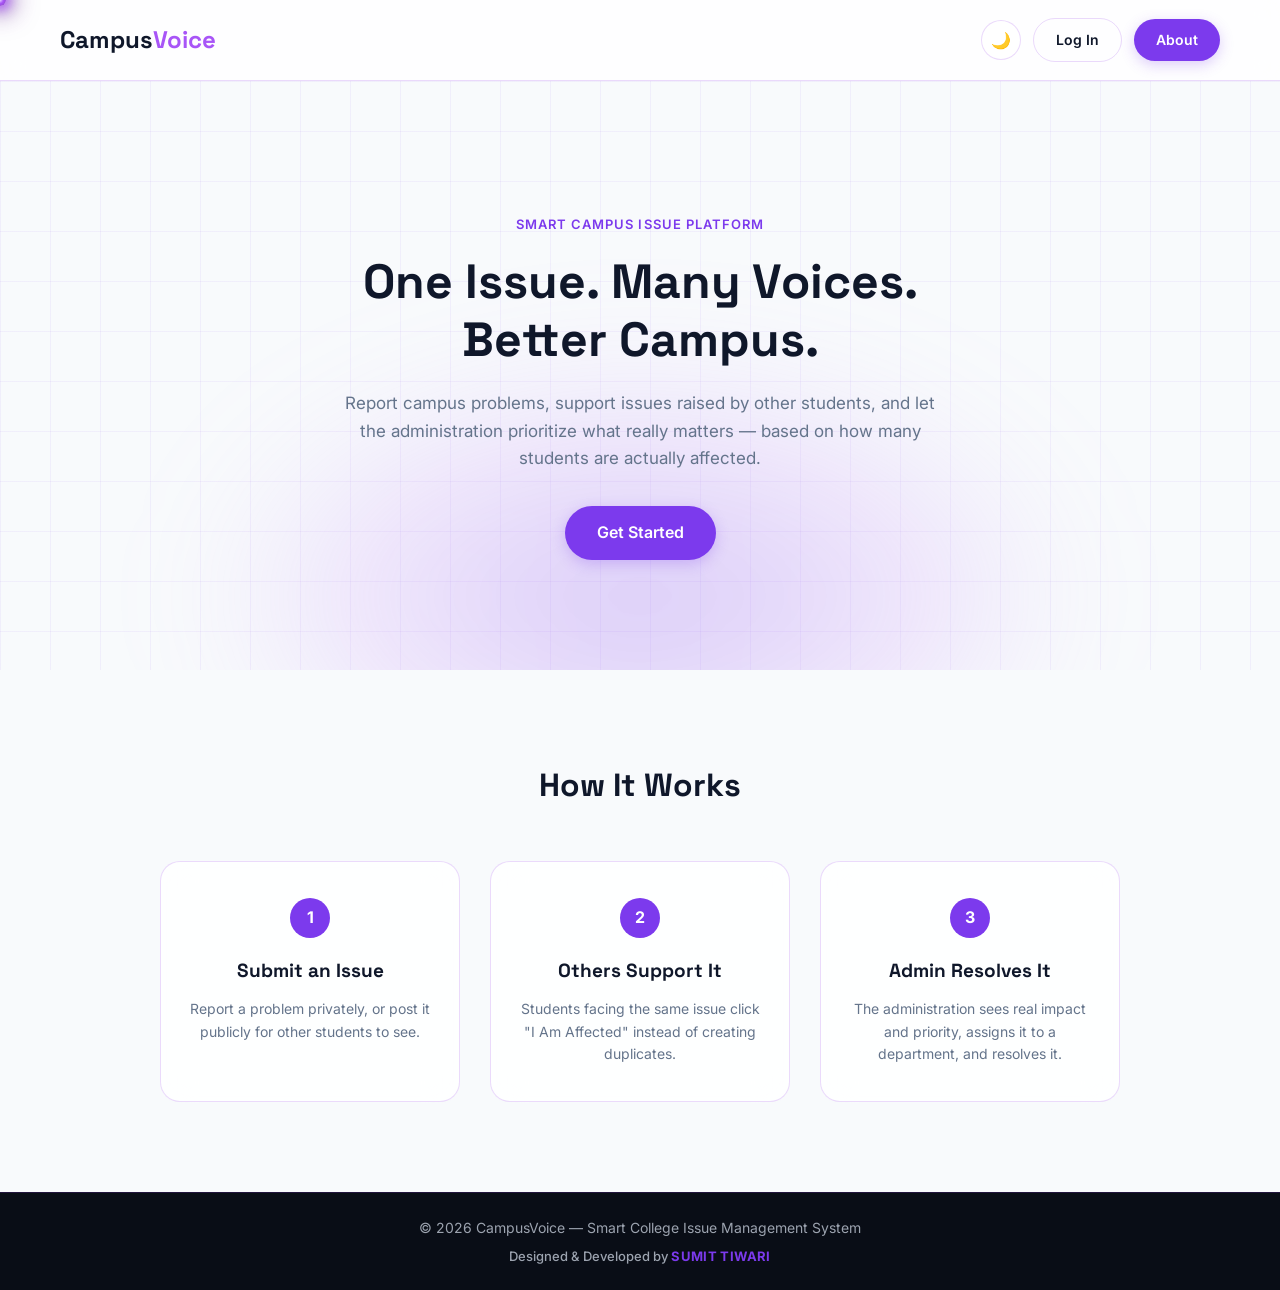
<file: index.html>
<!DOCTYPE html>
<html lang="en">
<head>
    <meta charset="UTF-8">
    <meta name="viewport" content="width=device-width, initial-scale=1.0"> 
    <title>CampusVoice - Smart Campus Issue Platform</title>
    <script>
        if (localStorage.getItem('theme') === 'dark') {
            document.documentElement.classList.add('dark-mode');
        }
    </script>
    <link rel="stylesheet" href="css/style.css">
    <link href="https://fonts.googleapis.com/css2?family=Inter:wght@400;500;600;700&family=Space+Grotesk:wght@700&display=swap" rel="stylesheet">
</head>
<body>

    <!-- ===== NAVBAR ===== -->
    <header class="navbar">
        <a href="index.html" class="logo" style="text-decoration: none;">Campus<span>Voice</span></a>
        
        <div class="nav-buttons">
            <button class="icon-btn" id="themeToggle" aria-label="Toggle theme">🌙</button>
            <a href="login.html" class="btn btn-ghost">Log In</a>
            <a href="#how-it-works" class="btn btn-pill">About</a>
        </div>
    </header>

    <!-- ===== HERO SECTION ===== -->
    <section class="hero">
        <div class="hero-glow"></div>
        <span class="eyebrow">Smart Campus Issue Platform</span>
        <h1>One Issue. Many Voices.<br>Better Campus.</h1>
        <p class="hero-sub">Report campus problems, support issues raised by other students, and let the administration prioritize what really matters — based on how many students are actually affected.</p>
        <div class="hero-buttons">
            <a href="register.html" class="btn btn-pill btn-large">Get Started</a>
            
        </div>
    </section>

    <!-- ===== HOW IT WORKS ===== -->
    <section class="how-it-works" id="how-it-works">
        <h2>How It Works</h2>
        <div class="steps">
            <div class="step-card">
                <div class="step-number">1</div>
                <h3>Submit an Issue</h3>
                <p>Report a problem privately, or post it publicly for other students to see.</p>
            </div>
            <div class="step-card">
                <div class="step-number">2</div>
                <h3>Others Support It</h3>
                <p>Students facing the same issue click "I Am Affected" instead of creating duplicates.</p>
            </div>
            <div class="step-card">
                <div class="step-number">3</div>
                <h3>Admin Resolves It</h3>
                <p>The administration sees real impact and priority, assigns it to a department, and resolves it.</p>
            </div>
        </div>
    </section>

    <!-- ===== FOOTER ===== -->
    <footer>
        <p>&copy; 2026 CampusVoice — Smart College Issue Management System</p>
        <p class="credit-tag">Designed & Developed by <span class="credit-name">SUMIT TIWARI</span></p>
    </footer>

    <script src="js/main.js"></script>
</body>
</html>
</file>
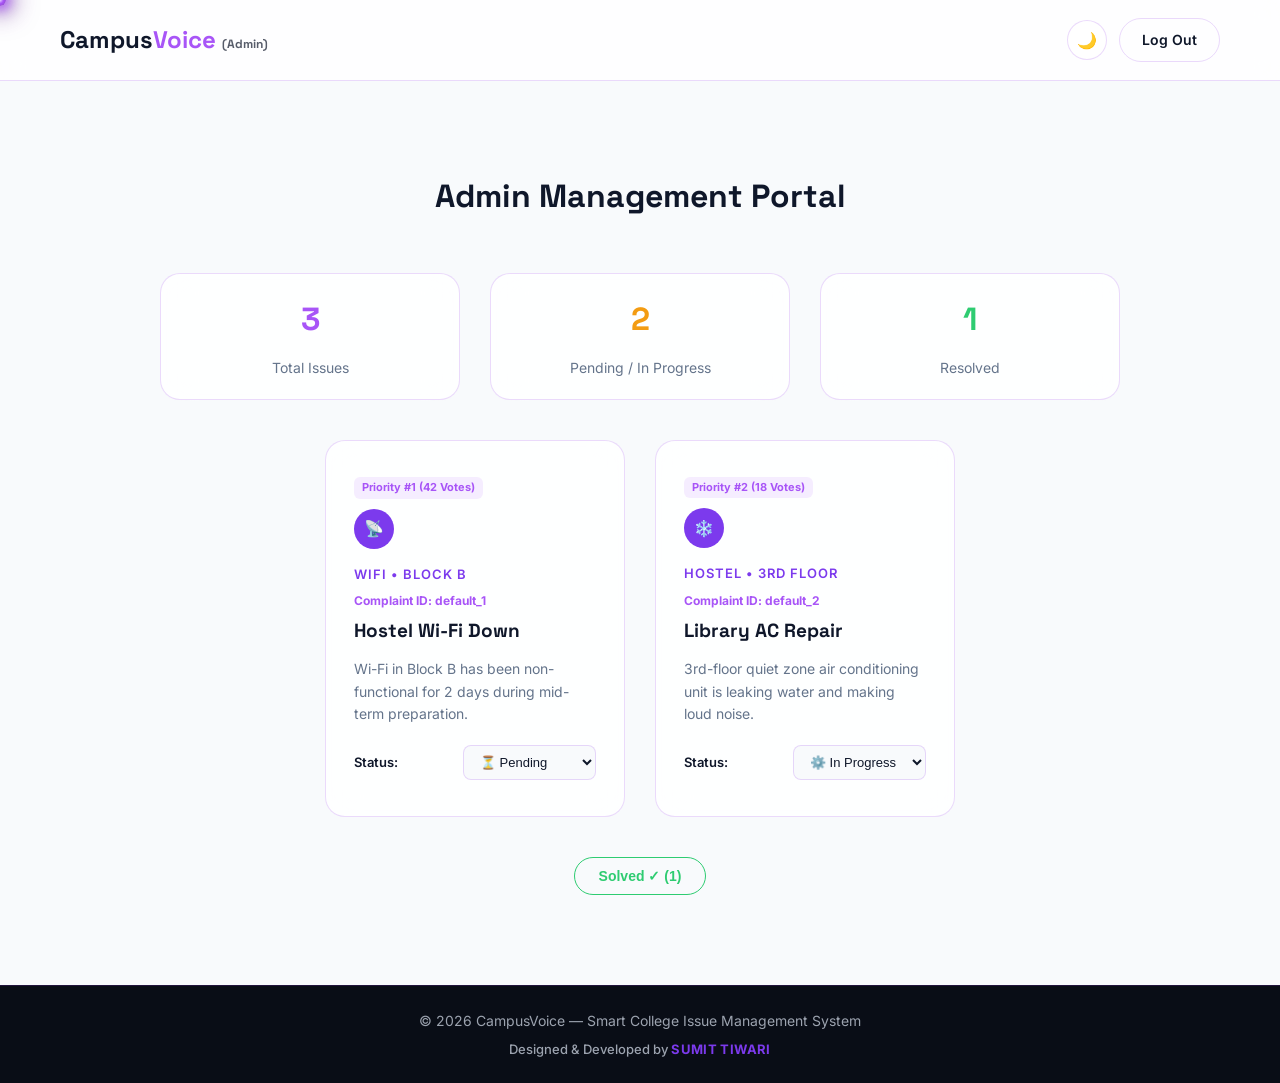
<file: admin-dashboard.html>
<!DOCTYPE html>
<html lang="en">
<head>
    <meta charset="UTF-8">
    <meta name="viewport" content="width=device-width, initial-scale=1.0">
    <title>Admin Dashboard - CampusVoice</title>
    <script>
        if (localStorage.getItem('theme') === 'dark') {
            document.documentElement.classList.add('dark-mode');
        }
    </script>
    <link rel="stylesheet" href="css/style.css">
    <link href="https://fonts.googleapis.com/css2?family=Inter:wght@400;500;600;700&family=Space+Grotesk:wght@700&display=swap" rel="stylesheet">
</head>
<body>

    <!-- ===== NAVBAR ===== -->
    <header class="navbar">
        <a href="index.html" class="logo">Campus<span>Voice</span> <small style="font-size: 12px; opacity: 0.7;">(Admin)</small></a>
        
        <div class="nav-buttons">
            <button class="icon-btn" id="themeToggle" aria-label="Toggle theme">🌙</button>
            <a href="login.html" class="btn btn-ghost">Log Out</a>
        </div>
    </header>

    <!-- ===== ADMIN DASHBOARD SECTION ===== -->
    <section class="how-it-works">
        <h2>Admin Management Portal</h2>

        <!-- Stats Overview -->
        <div class="steps" style="grid-template-columns: repeat(auto-fit, minmax(200px, 1fr)); margin-bottom: 40px;">
            <div class="step-card" style="text-align: center; padding: 20px;">
                <h3 style="font-size: 32px; color: #a855f7;" id="totalIssuesCount">0</h3>
                <p style="margin: 0;">Total Issues</p>
            </div>
            <div class="step-card" style="text-align: center; padding: 20px;">
                <h3 style="font-size: 32px; color: #f39c12;" id="pendingIssuesCount">0</h3>
                <p style="margin: 0;">Pending / In Progress</p>
            </div>
            <div class="step-card" style="text-align: center; padding: 20px;">
                <h3 style="font-size: 32px; color: #2ecc71;" id="resolvedIssuesCount">0</h3>
                <p style="margin: 0;">Resolved</p>
            </div>
        </div>
        
        <!-- Active Issues Container -->
        <div class="steps" id="adminIssuesContainer"></div>

        <!-- SOLVED SECTION WRAPPER (Prevents JS from duplicating containers) -->
        <div id="adminSolvedWrapper" style="margin-top: 40px; text-align: center; width: 100%;"></div>
    </section>

    <!-- ===== FOOTER ===== -->
    <footer>
        <p>&copy; 2026 CampusVoice — Smart College Issue Management System</p>
        <p class="credit-tag">Designed & Developed by <span class="credit-name">SUMIT TIWARI</span></p>
    </footer>

    <script src="js/main.js"></script>
</body>
</html>
</file>
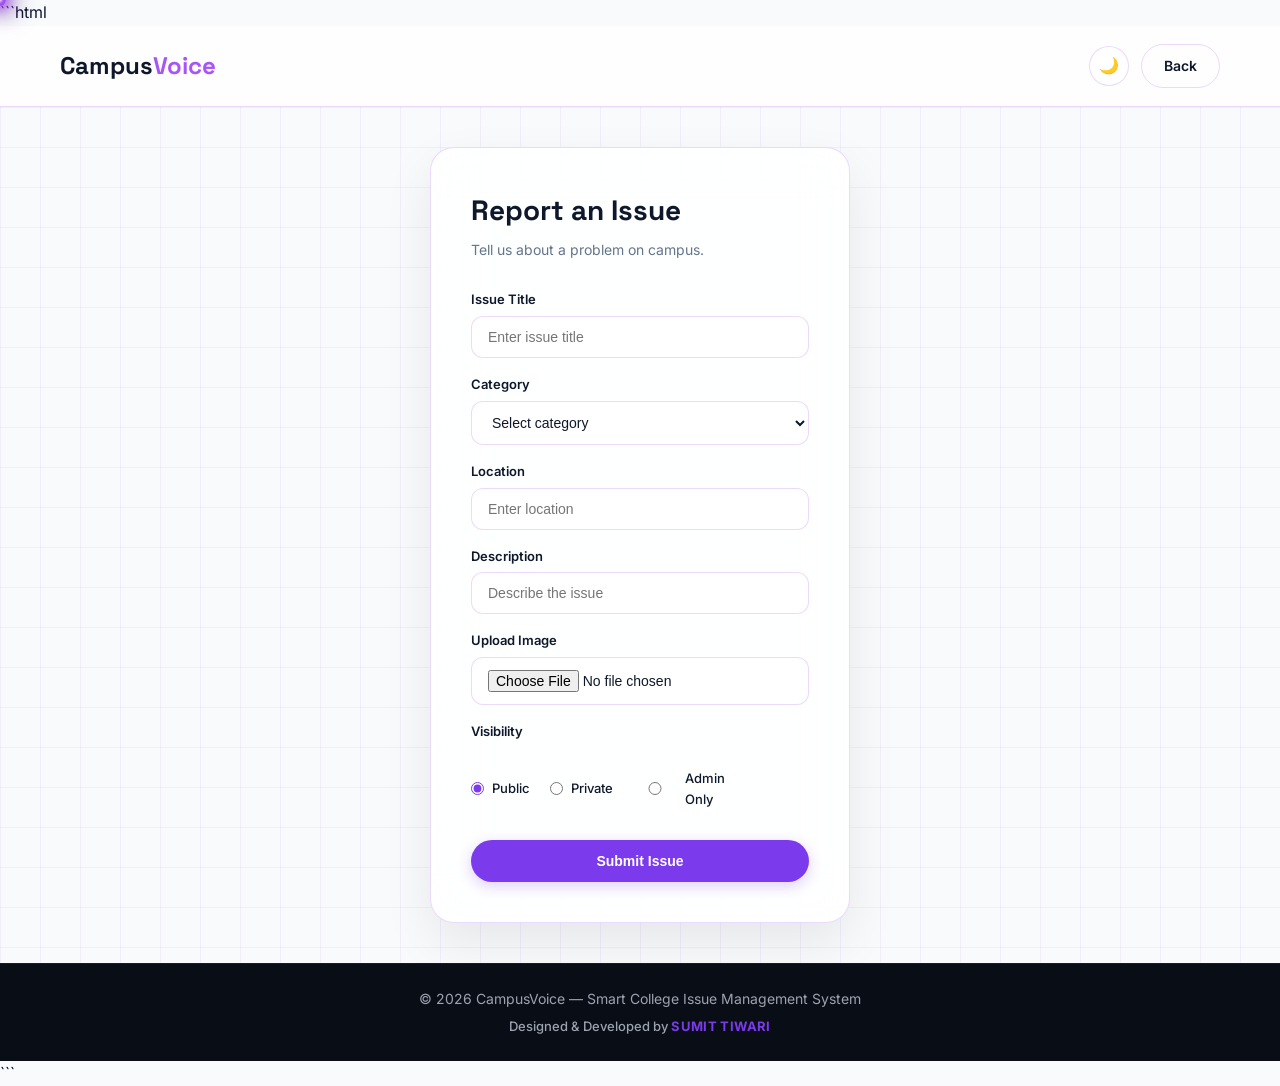
<file: create-issue.html>
```html
<!DOCTYPE html>
<html lang="en">
<head>
    <meta charset="UTF-8">
    <meta name="viewport" content="width=device-width, initial-scale=1.0"> 
    <title>Report Issue - CampusVoice</title>

    <script>
        if (localStorage.getItem('theme') === 'dark') {
            document.documentElement.classList.add('dark-mode');
        }
    </script>

    <link rel="stylesheet" href="css/style.css">
    <link href="https://fonts.googleapis.com/css2?family=Inter:wght@400;500;600;700&family=Space+Grotesk:wght@700&display=swap" rel="stylesheet">
</head>

<body>

    <!-- ===== NAVBAR ===== -->
    <header class="navbar">
        <a href="index.html" class="logo" style="text-decoration: none;">
            Campus<span>Voice</span>
        </a>

        <div class="nav-buttons">
            <button class="icon-btn" id="themeToggle" aria-label="Toggle theme">🌙</button>
            <a href="dashboard.html" class="btn btn-ghost">Back</a>
        </div>
    </header>

    <!-- ===== REPORT ISSUE SECTION ===== -->
    <main class="auth-section">

        <div class="auth-card">

            <h1>Report an Issue</h1>
            <p class="auth-sub">
                Tell us about a problem on campus.
            </p>

            <form id="createIssueForm">

                <label for="issueTitle">Issue Title</label>
                <input
                    type="text"
                    id="issueTitle"
                    placeholder="Enter issue title"
                    required
                >

                <label for="category">Category</label>
                <select id="category" required>
                    <option value="">Select category</option>
                    <option value="wifi">Wi-Fi</option>
                    <option value="hostel">Hostel</option>
                    <option value="mess">Mess</option>
                    <option value="academics">Academics</option>
                    <option value="other">Other</option>
                </select>

                <label for="location">Location</label>
                <input
                    type="text"
                    id="location"
                    placeholder="Enter location"
                    required
                >

                <label for="description">Description</label>
                <input
                    type="text"
                    id="description"
                    placeholder="Describe the issue"
                    required
                >

                <label for="issueImage">Upload Image</label>
                <input
                    type="file"
                    id="issueImage"
                    accept="image/*"
                >

                <label>Visibility</label>

                <div class="visibility-options">
                    <label>
                        <input
                            type="radio"
                            name="visibility"
                            value="public"
                            checked
                        >
                        Public
                    </label>

                    <label>
                        <input
                            type="radio"
                            name="visibility"
                            value="private"
                        >
                        Private
                    </label>

                    <label>
                        <input
                            type="radio"
                            name="visibility"
                            value="admin"
                        >
                        Admin Only
                    </label>
                </div>

                <button
                    type="submit"
                    class="btn btn-pill btn-full"
                >
                    Submit Issue
                </button>

            </form>

        </div>

    </main>

    <!-- ===== FOOTER ===== -->
    <footer>
        <p>&copy; 2026 CampusVoice — Smart College Issue Management System</p>
        <p class="credit-tag">
            Designed & Developed by
            <span class="credit-name">SUMIT TIWARI</span>
        </p>
    </footer>

    <script src="js/main.js"></script>

</body>
</html>
```
</file>
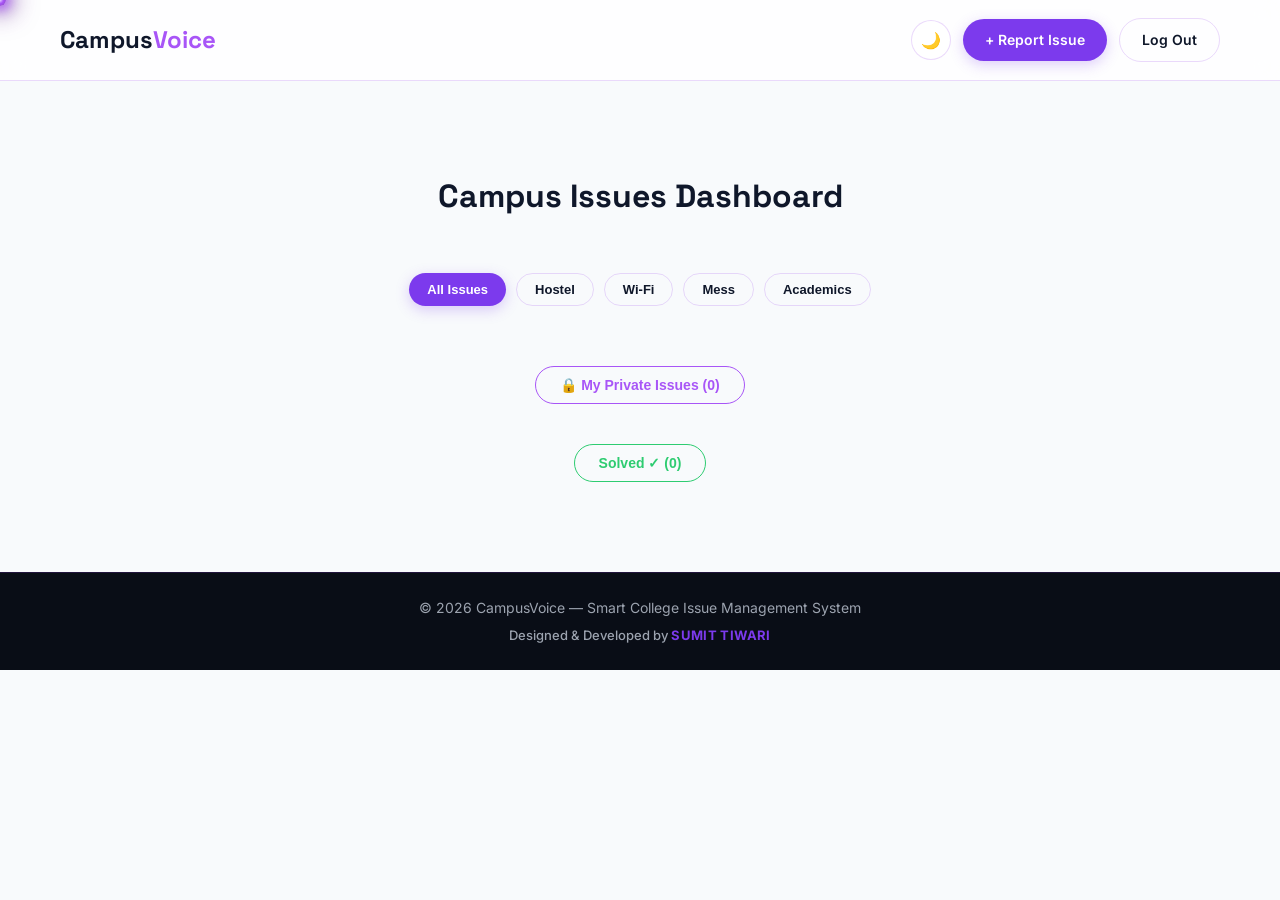
<file: dashboard.html>
<!DOCTYPE html>
<html lang="en">
<head>
    <meta charset="UTF-8">
    <meta name="viewport" content="width=device-width, initial-scale=1.0">   
    <title>Student Dashboard - CampusVoice</title>
    <!-- Dark Mode Initial Check -->
    <script>
        if (localStorage.getItem('theme') === 'dark') {
            document.documentElement.classList.add('dark-mode');
        }
    </script>
    <link rel="stylesheet" href="css/style.css">
    <link href="https://fonts.googleapis.com/css2?family=Inter:wght@400;500;600;700&family=Space+Grotesk:wght@700&display=swap" rel="stylesheet">
</head>
<body>

    <!-- ===== NAVBAR ===== -->
    <header class="navbar">
        <a href="index.html" class="logo" style="text-decoration: none;">Campus<span>Voice</span></a>
        
        <div class="nav-buttons">
            <button class="icon-btn" id="themeToggle" aria-label="Toggle theme">🌙</button>
            <a href="create-issue.html" class="btn btn-pill">+ Report Issue</a>
            <a href="login.html" class="btn btn-ghost">Log Out</a>
        </div>
    </header>

    <!-- ===== DASHBOARD SECTION ===== -->
    <section class="how-it-works">
        <h2>Campus Issues Dashboard</h2>
        
        <!-- Filter Tabs -->
        <div id="filterContainer" style="display: flex; justify-content: center; gap: 10px; margin-bottom: 35px; flex-wrap: wrap;">
            <button class="btn btn-pill" data-category="all" style="padding: 8px 18px; font-size: 13px;">All Issues</button>
            <button class="btn btn-ghost" data-category="hostel" style="padding: 8px 18px; font-size: 13px;">Hostel</button>
            <button class="btn btn-ghost" data-category="wifi" style="padding: 8px 18px; font-size: 13px;">Wi-Fi</button>
            <button class="btn btn-ghost" data-category="mess" style="padding: 8px 18px; font-size: 13px;">Mess</button>
            <button class="btn btn-ghost" data-category="academics" style="padding: 8px 18px; font-size: 13px;">Academics</button>
        </div>

        <!-- Issue Cards -->
        <div class="steps">
            <div class="step-card" data-category="wifi" style="text-align: left;">
                <div class="step-number" style="margin: 0 0 16px 0;">📡</div>
                <span class="eyebrow" style="margin-bottom: 6px;">Wi-Fi &bull; Block B</span>
                <h3>Hostel Wi-Fi Down</h3>
                <p>Wi-Fi in Block B has been non-functional for 2 days during mid-term preparation.</p>
                <div style="margin-top: 20px;">
                    <button class="btn btn-pill" style="width: 100%;">I Am Affected (42)</button>
                </div>
            </div>

            <div class="step-card" data-category="hostel" style="text-align: left;">
                <div class="step-number" style="margin: 0 0 16px 0;">❄️</div>
                <span class="eyebrow" style="margin-bottom: 6px;">Hostel &bull; 3rd Floor</span>
                <h3>Library AC Repair</h3>
                <p>3rd-floor quiet zone air conditioning unit is leaking water and making loud noise.</p>
                <div style="margin-top: 20px;">
                    <button class="btn btn-pill" style="width: 100%;">I Am Affected (18)</button>
                </div>
            </div>

            <div class="step-card" data-category="mess" style="text-align: left;">
                <div class="step-number" style="margin: 0 0 16px 0;">🍲</div>
                <span class="eyebrow" style="margin-bottom: 6px;">Mess &bull; Central Dining</span>
                <h3>Mess Quality Issue</h3>
                <p>Food served during evening dinner was undercooked and cold for multiple students.</p>
                <div style="margin-top: 20px;">
                    <button class="btn btn-pill" style="width: 100%;">I Am Affected (65)</button>
                </div>
            </div>
        </div>
    </section>

    <!-- ===== FOOTER ===== -->
    <footer>
        <p>&copy; 2026 CampusVoice — Smart College Issue Management System</p>
        <p class="credit-tag">Designed & Developed by <span class="credit-name">SUMIT TIWARI</span></p>
    </footer>

    <script src="js/main.js"></script>
</body>
</html>
</file>
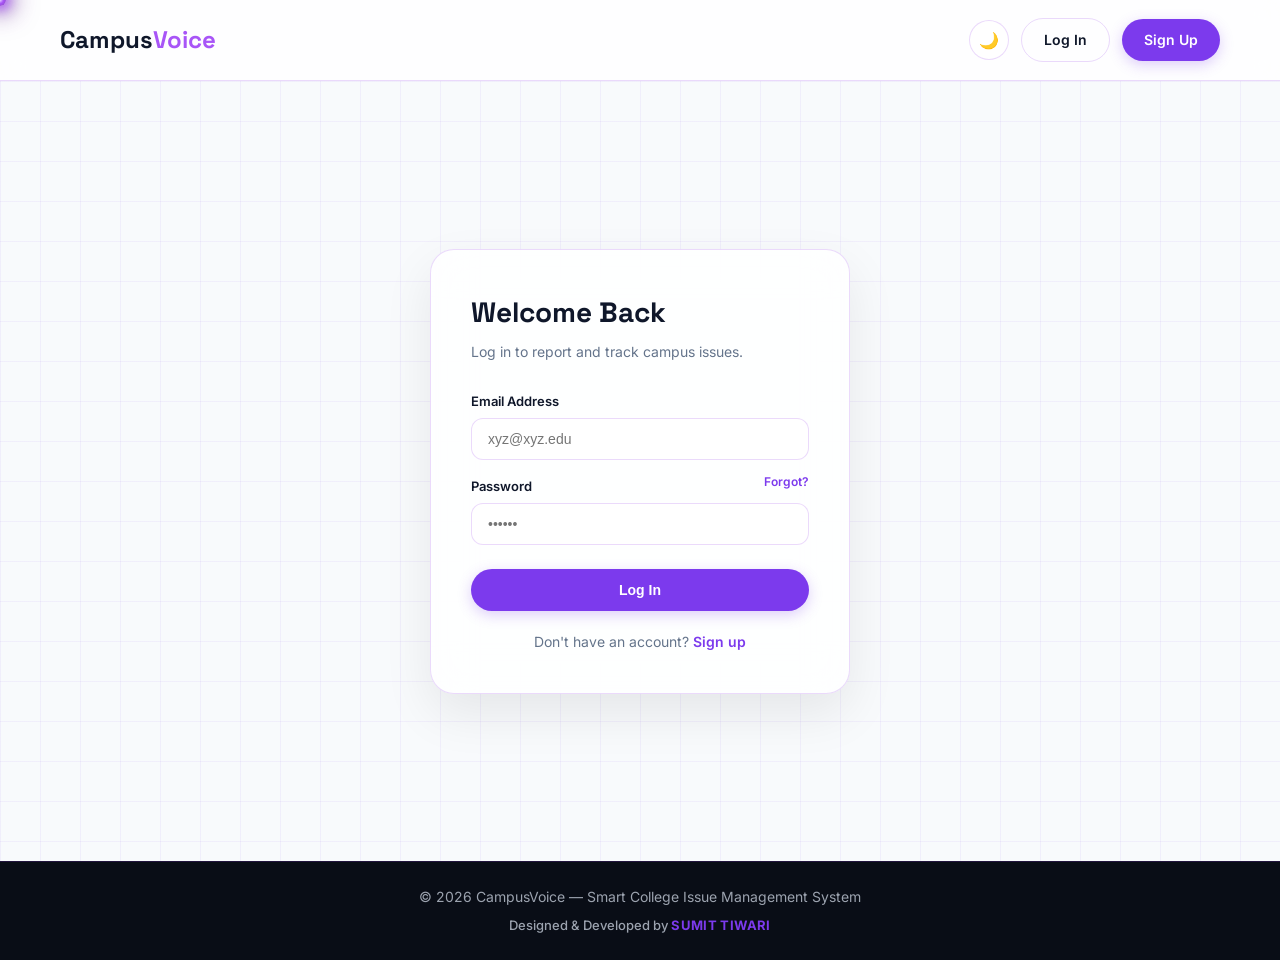
<file: login.html>
<!DOCTYPE html>
<html lang="en">
<head>
    <meta charset="UTF-8">
    <meta name="viewport" content="width=device-width, initial-scale=1.0">     
    <title>Login - CampusVoice</title>
    <script>   
        if (localStorage.getItem('theme') === 'dark') {
            document.documentElement.classList.add('dark-mode');
        }
    </script>
    <link rel="stylesheet" href="css/style.css">
    <link href="https://fonts.googleapis.com/css2?family=Inter:wght@400;500;600;700&family=Space+Grotesk:wght@700&display=swap" rel="stylesheet">
</head>
<body>

    <!-- ===== NAVBAR ===== -->
    <header class="navbar">
        <a href="index.html" class="logo" style="text-decoration: none;">Campus<span>Voice</span></a>
        
        <div class="nav-buttons">
            <button class="icon-btn" id="themeToggle" aria-label="Toggle theme">🌙</button>
            <a href="login.html" class="btn btn-ghost">Log In</a>
            <a href="register.html" class="btn btn-pill">Sign Up</a>
        </div>
    </header>

    <!-- ===== AUTH SECTION ===== -->
    <main class="auth-section">
        <div class="auth-glow glow-top"></div>
        <div class="auth-glow glow-bottom"></div>

        <div class="auth-card">
            <h1>Welcome Back</h1>
            <p class="auth-sub">Log in to report and track campus issues.</p>
            
            <form id="loginForm">
                <label for="email">Email Address</label>
                <input type="email" id="email" placeholder="xyz@xyz.edu" required>
                
                <div class="label-row">
                    <label for="password">Password</label>
                    <a href="#" class="forgot-link">Forgot?</a>
                </div>
                <input type="password" id="password" placeholder="••••••" required>
                
                <button type="submit" class="btn btn-pill btn-full">Log In</button>
            </form>

            <div class="auth-switch">
                Don't have an account? <a href="register.html">Sign up</a>
            </div>
        </div>
    </main>

    <!-- ===== FOOTER ===== -->
    <footer>
        <p>&copy; 2026 CampusVoice — Smart College Issue Management System</p>
        <p class="credit-tag">Designed & Developed by <span class="credit-name">SUMIT TIWARI</span></p>
    </footer>

    <script src="js/main.js"></script>
</body>
</html>
</file>
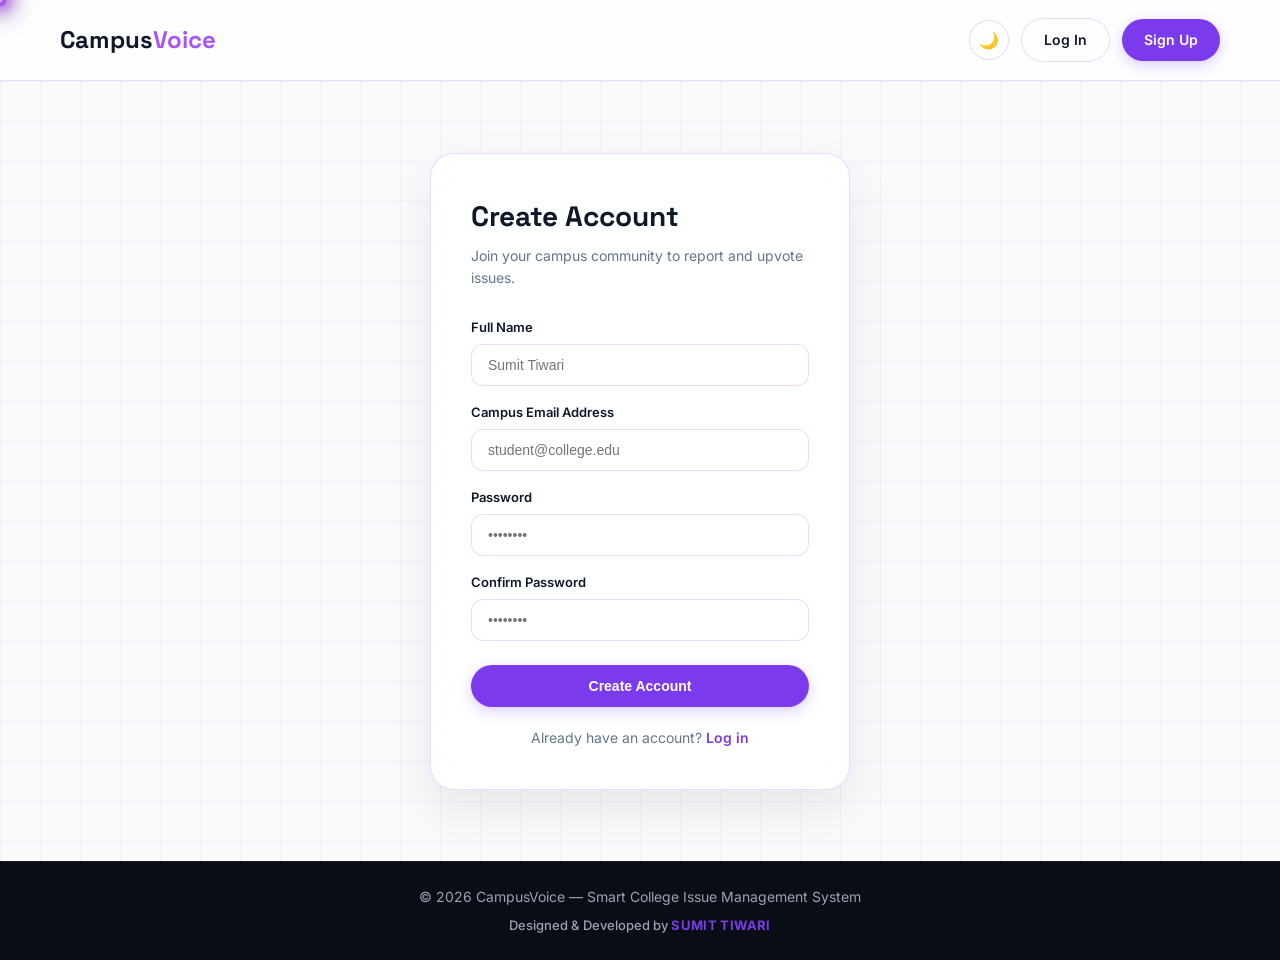
<file: register.html>
<!DOCTYPE html>
<html lang="en">
<head>
    <meta charset="UTF-8">
    <meta name="viewport" content="width=device-width, initial-scale=1.0">
    <title>Sign Up - CampusVoice</title>
    <script>
        if (localStorage.getItem('theme') === 'dark') {
            document.documentElement.classList.add('dark-mode');
        }
    </script>
    <link rel="stylesheet" href="css/style.css">
    <link href="https://fonts.googleapis.com/css2?family=Inter:wght@400;500;600;700&family=Space+Grotesk:wght@700&display=swap" rel="stylesheet">
</head>
<body>

    <!-- ===== NAVBAR ===== -->
    <header class="navbar">
        <a href="index.html" class="logo" style="text-decoration: none;">Campus<span>Voice</span></a>
        
        <div class="nav-buttons">
            <button class="icon-btn" id="themeToggle" aria-label="Toggle theme">🌙</button>
            <a href="login.html" class="btn btn-ghost">Log In</a>
            <a href="register.html" class="btn btn-pill">Sign Up</a>
        </div>
    </header>

    <!-- ===== AUTH SECTION ===== -->
    <main class="auth-section">
        <div class="auth-glow glow-top"></div>
        <div class="auth-glow glow-bottom"></div>

        <div class="auth-card">
            <h1>Create Account</h1>
            <p class="auth-sub">Join your campus community to report and upvote issues.</p>
            
            <form id="registerForm">
                <label for="fullName">Full Name</label>
                <input type="text" id="fullName" placeholder="Sumit Tiwari" required>

                <label for="email">Campus Email Address</label>
                <input type="email" id="email" placeholder="student@college.edu" required>
                
                <label for="password">Password</label>
                <input type="password" id="password" placeholder="••••••••" autocomplete="new-password" required>
                
                <label for="confirmPassword">Confirm Password</label>
                <input type="password" id="confirmPassword" placeholder="••••••••" autocomplete="new-password" required>
                
                <button type="submit" class="btn btn-pill btn-full">Create Account</button>
            </form>

            <div class="auth-switch">
                Already have an account? <a href="login.html">Log in</a>
            </div>
        </div>
    </main>

    <!-- ===== FOOTER ===== -->
    <footer>
        <p>&copy; 2026 CampusVoice — Smart College Issue Management System</p>
        <p class="credit-tag">Designed & Developed by <span class="credit-name">SUMIT TIWARI</span></p>
    </footer>

    <script src="js/main.js"></script>
</body>
</html>
</file>
<file: css/style.css>
html{
    scroll-behavior: smooth;
}

/* COMPACT LASER GLOW WITH TRAIL */
.cursor-glow {
    position: fixed;
    top: 0;
    left: 0;
    width: 12px;
    height: 12px;
    background: radial-gradient(circle, #e9d5ff 0%, #a855f7 40%, rgba(126, 34, 206, 0.8) 70%, transparent 100%);
    box-shadow: 0 0 12px 4px rgba(168, 85, 247, 0.9), 0 0 25px 8px rgba(88, 28, 135, 0.6);
    border-radius: 50%;
    pointer-events: none;
    transform: translate(-50%, -50%);
    /* This transition creates the milliseconds delay/trace effect as it moves */
    transition: transform 0.08s cubic-bezier(0.1, 0.8, 0.3, 1);
    z-index: 9999;
}

/* APPLY GRID BACKGROUND TO ALL PAGES */
body {
    background-color: var(--bg-color, #0b0c10);
    background-image: 
        linear-gradient(to right, rgba(255, 255, 255, 0.04) 1px, transparent 1px),
        linear-gradient(to bottom, rgba(255, 255, 255, 0.04) 1px, transparent 1px);
    background-size: 40px 40px;
    background-attachment: fixed; /* Keeps the grid seamless when scrolling */
    min-height: 100vh;
}

/* ===== LOGO HOVER EFFECT ===== */
.navbar .logo {
    font-family: 'Space Grotesk', sans-serif;
    font-size: 24px;
    font-weight: 700;
    color: var(--text-color, #ffffff);
    text-decoration: none;
    transition: transform 0.3s ease, filter 0.3s ease;
    display: inline-block;
}

.navbar .logo span {
    color: #a855f7;
    transition: color 0.3s ease;
}

.navbar .logo:hover {
    transform: translateY(-2px) scale(1.03);
    filter: drop-shadow(0 0 10px rgba(168, 85, 247, 0.5));
}

.navbar .logo:hover span {
    color: #c084fc;
}


/* ===== THEME VARIABLES ===== */

:root {
    --bg-color: #F8FAFC;
    --text-color: #0F172A;
    --navbar-bg: rgba(255, 255, 255, 0.8);
    --card-bg: rgba(255, 255, 255, 0.85);
    --card-border: rgba(147, 51, 234, 0.18);
    --muted-text: #64748B;
    --primary: #7C3AED;
    --primary-hover: #6D28D9;
    --glow-1: rgba(124, 58, 237, 0.25);
    --glow-2: rgba(192, 132, 252, 0.2);
    --grid-line: rgba(124, 58, 237, 0.06);
    --footer-bg: #090D16;
    --footer-text: #9CA3AF;
}

html.dark-mode,
body.dark-mode {
    --bg-color: #07070E;
    --text-color: #F8FAFC;
    --navbar-bg: rgba(11, 12, 22, 0.8);
    --card-bg: rgba(18, 16, 32, 0.75);
    --card-border: rgba(168, 85, 247, 0.25);
    --muted-text: #94A3B8;
    --primary: #A855F7;
    --primary-hover: #C084FC;
    --glow-1: rgba(168, 85, 247, 0.35);
    --glow-2: rgba(126, 34, 206, 0.25);
    --grid-line: rgba(255, 255, 255, 0.04);
    --footer-bg: #040408;
    --footer-text: #71717A;
}

/* ===== BASE RESET ===== */
* { 
    margin: 0; 
    padding: 0; 
    box-sizing: border-box; 
}

body {
    font-family: 'Inter', sans-serif;
    color: var(--text-color);
    background-color: var(--bg-color);
    transition: background 0.3s ease, color 0.3s ease;
    min-height: 100vh;
    line-height: 1.6;
}

h1, h2, h3, .logo {
    font-family: 'Space Grotesk', sans-serif;
}

/* ===== NAVBAR ===== */
.navbar {
    display: flex;
    justify-content: space-between;
    align-items: center;
    padding: 18px 60px;
    background: var(--navbar-bg);
    border-bottom: 1px solid var(--card-border);
    backdrop-filter: blur(12px);
    -webkit-backdrop-filter: blur(12px);
    position: sticky;
    top: 0;
    z-index: 100;
}

.logo {
    font-size: 22px;
    font-weight: 700;
    color: var(--text-color);
}

.logo span { color: var(--primary); }

.nav-buttons {
    display: flex;
    align-items: center;
    gap: 12px;
}

/* Theme Toggle Button Hover */
.icon-btn {
    background: var(--card-bg);
    border: 1px solid var(--card-border);
    border-radius: 50%;
    width: 40px;
    height: 40px;
    cursor: pointer;
    font-size: 16px;
    display: flex;
    align-items: center;
    justify-content: center;
    transition: all 0.25s ease;
}

.icon-btn:hover {
    border-color: var(--primary);
    transform: translateY(-2px) scale(1.05);
    box-shadow: 0 0 16px var(--glow-1);
}

/* ===== BUTTON HOVER & ANIMATIONS ===== */
.btn {
    display: inline-block;
    text-decoration: none;
    text-align: center;
    padding: 10px 22px;
    border-radius: 999px;
    font-weight: 600;
    font-size: 14px;
    cursor: pointer;
    transition: all 0.25s cubic-bezier(0.4, 0, 0.2, 1);
    border: none;
}

.btn-ghost {
    background: transparent;
    color: var(--text-color);
    border: 1px solid var(--card-border);
}

.btn-ghost:hover {
    border-color: var(--primary);
    color: var(--primary);
    transform: translateY(-2px);
    box-shadow: 0 4px 18px var(--glow-1);
    background: rgba(124, 58, 237, 0.05);
}

.btn-pill {
    background: var(--primary);
    color: #FFFFFF;
    box-shadow: 0 4px 14px var(--glow-1);
}

.btn-pill:hover {
    background: var(--primary-hover);
    transform: translateY(-2px);
    box-shadow: 0 8px 24px var(--glow-1);
}

.btn-large {
    padding: 14px 32px;
    font-size: 16px;
}

.btn-full {
    display: block;
    width: 100%;
    padding: 13px;
    margin-top: 24px;
}

/* ===== HERO SECTION ===== */
.hero {
    position: relative;
    text-align: center;
    padding: 130px 20px 110px;
    overflow: hidden;
    background-image: 
        linear-gradient(to right, var(--grid-line) 1px, transparent 1px),
        linear-gradient(to bottom, var(--grid-line) 1px, transparent 1px);
    background-size: 50px 50px;
}

.hero-glow {
    position: absolute;
    bottom: -30%;
    left: 50%;
    transform: translateX(-50%);
    width: 900px;
    height: 500px;
    background: radial-gradient(ellipse at center, var(--glow-1) 0%, var(--glow-2) 40%, transparent 70%);
    filter: blur(60px);
    z-index: 0;
    pointer-events: none;
}

.eyebrow {
    position: relative;
    z-index: 1;
    display: inline-block;
    font-size: 13px;
    font-weight: 600;
    letter-spacing: 0.08em;
    text-transform: uppercase;
    color: var(--primary);
    margin-bottom: 18px;
}

.hero h1 {
    position: relative;
    z-index: 1;
    font-size: 48px;
    font-weight: 700;
    line-height: 1.2;
    margin-bottom: 22px;
}

.hero-sub {
    position: relative;
    z-index: 1;
    max-width: 600px;
    margin: 0 auto 34px auto;
    color: var(--muted-text);
    font-size: 17px;
}

.hero-buttons {
    position: relative;
    z-index: 1;
    display: flex;
    justify-content: center;
    gap: 15px;
}

/* ===== HOW IT WORKS SECTION ===== */
.how-it-works {
    padding: 90px 60px;
    text-align: center;
}

.how-it-works h2 {
    font-size: 32px;
    font-weight: 700;
    margin-bottom: 50px;
}

.steps {
    display: flex;
    justify-content: center;
    gap: 30px;
    flex-wrap: wrap;
}

.step-card {
    background: var(--card-bg);
    border: 1px solid var(--card-border);
    border-radius: 20px;
    padding: 36px 28px;
    width: 300px;
    backdrop-filter: blur(16px);
    -webkit-backdrop-filter: blur(16px);
    transition: 0.3s ease;
}

.step-card:hover {
    transform: translateY(-6px);
    border-color: var(--primary);
    box-shadow: 0 12px 30px var(--glow-1);
}

.step-number {
    width: 40px;
    height: 40px;
    background: var(--primary);
    color: #FFFFFF;
    border-radius: 50%;
    display: flex;
    align-items: center;
    justify-content: center;
    font-weight: 700;
    margin: 0 auto 18px auto;
}

.step-card h3 {
    margin-bottom: 12px;
    font-size: 19px;
    font-weight: 700;
}

.step-card p {
    color: var(--muted-text);
    font-size: 14px;
}

/* ===== AUTH PAGES ===== */
.auth-section {
    position: relative;
    min-height: calc(100vh - 120px);
    display: flex;
    align-items: center;
    justify-content: center;
    padding: 40px 20px;
    overflow: hidden;
    background-image: 
        linear-gradient(to right, var(--grid-line) 1px, transparent 1px),
        linear-gradient(to bottom, var(--grid-line) 1px, transparent 1px);
    background-size: 40px 40px;
}

.auth-card {
    position: relative;
    z-index: 1;
    background: var(--card-bg);
    border: 1px solid var(--card-border);
    border-radius: 24px;
    padding: 40px;
    width: 100%;
    max-width: 420px;
    backdrop-filter: blur(20px);
    -webkit-backdrop-filter: blur(20px);
    box-shadow: 0 20px 50px rgba(0, 0, 0, 0.08);
}

.dark-mode .auth-card {
    box-shadow: 0 20px 50px rgba(0, 0, 0, 0.5);
}

.auth-card h1 {
    font-size: 28px;
    font-weight: 700;
    margin-bottom: 6px;
}

.auth-sub {
    color: var(--muted-text);
    font-size: 14px;
    margin-bottom: 28px;
}

.auth-card label {
    display: block;
    font-size: 13px;
    font-weight: 600;
    margin-bottom: 6px;
    margin-top: 16px;
}

.label-row {
    display: flex;
    justify-content: space-between;
    align-items: center;
}

.forgot-link {
    font-size: 12px;
    color: var(--primary);
    text-decoration: none;
    font-weight: 600;
    transition: color 0.2s ease;
}

.forgot-link:hover {
    text-decoration: underline;
    color: var(--primary-hover);
}

.auth-card input {
    width: 100%;
    padding: 12px 16px;
    border-radius: 12px;
    border: 1px solid var(--card-border);
    background: rgba(255, 255, 255, 0.6);
    color: var(--text-color);
    font-size: 14px;
    outline: none;
    transition: 0.2s ease;
}
.auth-card select{
    width:100%;
    padding:12px 16px;
    border-radius:12px;
    border:1px solid var(--card-border);
    background:rgba(255,255,255,.6);
    color:var(--text-color);
    font-size:14px;
    outline:none;
    transition:.2s ease;
}


.dark-mode .auth-card input {

    background: rgba(10, 10, 18, 0.6);
}
.dark-mode .auth-card select{
    background:#121020;
    color:#fff;
}
.dark-mode .auth-card select option{
    background:#121020;
    color:#fff;
}

.auth-card input:focus {
    border-color: var(--primary);
    box-shadow: 0 0 0 3px var(--glow-1);
}

.auth-switch {
    text-align: center;
    margin-top: 20px;
    font-size: 14px;
    color: var(--muted-text);
}

.auth-switch a {
    color: var(--primary);
    text-decoration: none;
    font-weight: 600;
}

.auth-switch a:hover {
    text-decoration: underline;
}

/* ===== FOOTER & CREDITS ===== */
footer {
    text-align: center;
    padding: 24px 20px;
    background: var(--footer-bg);
    color: var(--footer-text);
    font-size: 14px;
    border-top: 1px solid var(--card-border);
}

.credit-tag {
    margin-top: 6px;
    font-size: 13px;
    font-weight: 500;
    color: var(--footer-text);
}

.credit-name {
    color: var(--primary);
    font-weight: 700;
    letter-spacing: 0.03em;
}

@media (max-width: 768px) {
    .navbar { padding: 16px 20px; }
    .hero { padding: 80px 20px 60px; }
    .hero h1 { font-size: 32px; }
    .how-it-works { padding: 60px 20px; }
}   
/* ===== Visibility Options ===== */

.visibility-options{
    display:flex;
    gap:20px;
    margin-top:10px;
    margin-bottom:20px;
}

.visibility-options label{
    display:flex;
    align-items:center;
    gap:8px;
    cursor:pointer;
    font-weight:500;
    color:var(--text-color);
}

.visibility-options input[type="radio"]{
    accent-color:var(--primary);
}
</file>
